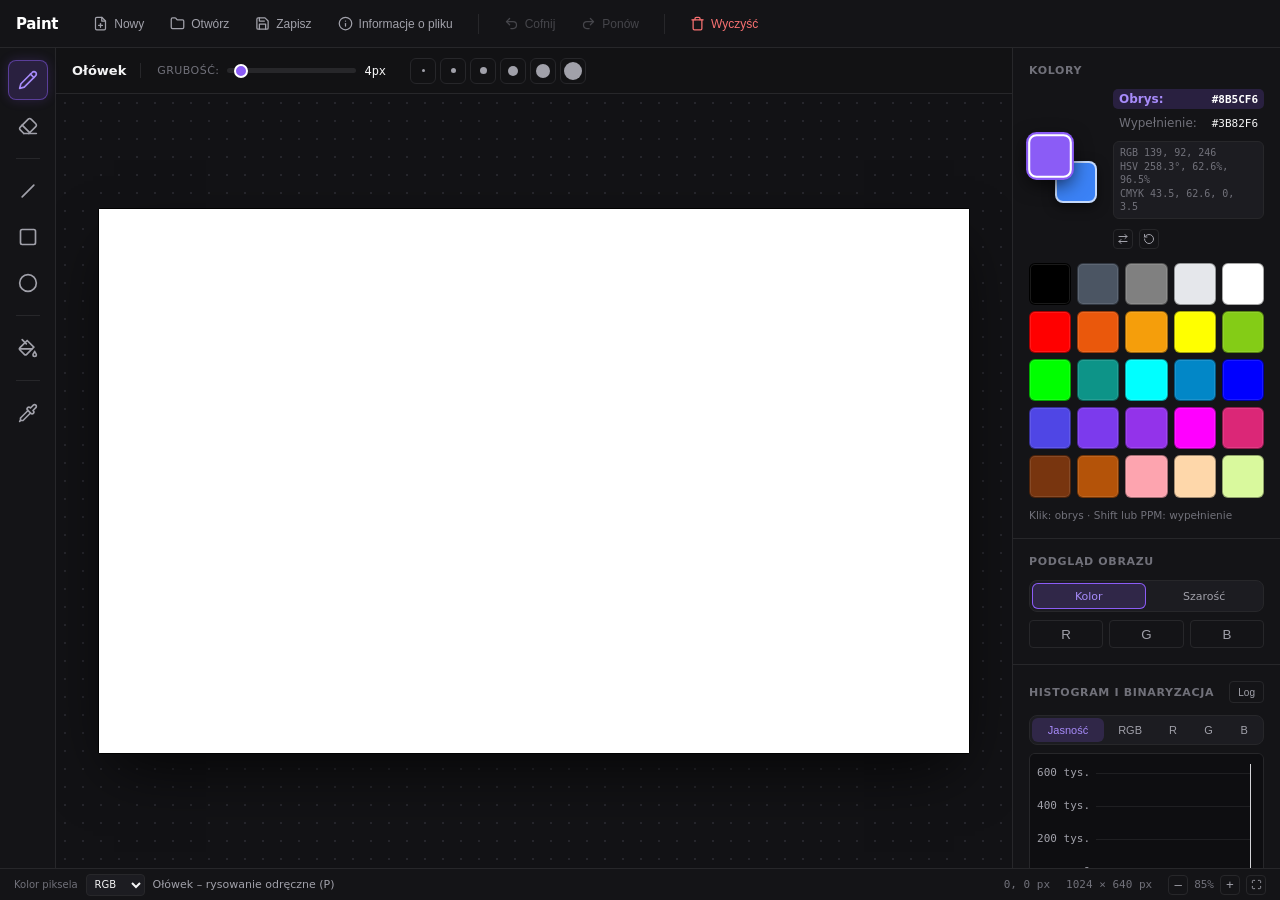
<file: index.html>
<!DOCTYPE html>
<html lang="pl">
<head>
  <meta charset="UTF-8">
  <meta name="viewport" content="width=device-width, initial-scale=1.0">
  <title>Paint</title>
  <link rel="stylesheet" href="style.css">
</head>
<body>
  <div id="app">
    <!-- GÓRNY PASEK MENU (TOPBAR) -->
    <header class="topbar">
      <div class="brand">
        <span class="brand-title">Paint</span>
      </div>

      <div class="menu-group">
        <button id="btn-new-file" class="btn-icon" title="Nowy czysty dokument">
          <svg width="15" height="15" viewBox="0 0 24 24" fill="none" stroke="currentColor" stroke-width="2" stroke-linecap="round" stroke-linejoin="round">
            <path d="M14 2H6a2 2 0 0 0-2 2v16a2 2 0 0 0 2 2h12a2 2 0 0 0 2-2V8z"/>
            <polyline points="14 2 14 8 20 8"/>
            <line x1="12" y1="18" x2="12" y2="12"/>
            <line x1="9" y1="15" x2="15" y2="15"/>
          </svg>
          Nowy
        </button>
        <button id="btn-open-file" class="btn-icon" title="Wczytaj obraz z dysku (Ctrl+O)">
          <svg width="15" height="15" viewBox="0 0 24 24" fill="none" stroke="currentColor" stroke-width="2" stroke-linecap="round" stroke-linejoin="round">
            <path d="M20 20a2 2 0 0 0 2-2V8a2 2 0 0 0-2-2h-7.9a2 2 0 0 1-1.69-.9L9.6 3.9A2 2 0 0 0 7.93 3H4a2 2 0 0 0-2 2v13a2 2 0 0 0 2 2Z"/>
          </svg>
          Otwórz
        </button>
        <button id="btn-save-file" class="btn-icon" title="Zapisz obraz do pliku PPM, PNG lub JPG (Ctrl+S)">
          <svg width="15" height="15" viewBox="0 0 24 24" fill="none" stroke="currentColor" stroke-width="2" stroke-linecap="round" stroke-linejoin="round">
            <path d="M19 21H5a2 2 0 0 1-2-2V5a2 2 0 0 1 2-2h11l5 5v11a2 2 0 0 1-2 2z"/>
            <polyline points="17 21 17 13 7 13 7 21"/>
            <polyline points="7 3 7 8 15 8"/>
          </svg>
          Zapisz
        </button>
        <button id="btn-file-info" class="btn-icon" title="Pokaż informacje o nagłówku wczytanego pliku PPM (typ, wymiary, maxVal)">
          <svg width="15" height="15" viewBox="0 0 24 24" fill="none" stroke="currentColor" stroke-width="2" stroke-linecap="round" stroke-linejoin="round">
            <circle cx="12" cy="12" r="10"/>
            <line x1="12" y1="16" x2="12" y2="12"/>
            <line x1="12" y1="8" x2="12.01" y2="8"/>
          </svg>
          Informacje o pliku
        </button>
      </div>

      <div class="divider"></div>
      <div class="menu-group">
        <button id="btn-undo" class="btn-icon disabled" disabled title="Cofnij ostatnią operację (Ctrl+Z)">
          <svg width="15" height="15" viewBox="0 0 24 24" fill="none" stroke="currentColor" stroke-width="2" stroke-linecap="round" stroke-linejoin="round">
            <path d="M9 14 4 9l5-5"/>
            <path d="M4 9h10.5a5.5 5.5 0 0 1 5.5 5.5a5.5 5.5 0 0 1-5.5 5.5H11"/>
          </svg>
          Cofnij
        </button>
        <button id="btn-redo" class="btn-icon disabled" disabled title="Ponów cofniętą operację (Ctrl+Y)">
          <svg width="15" height="15" viewBox="0 0 24 24" fill="none" stroke="currentColor" stroke-width="2" stroke-linecap="round" stroke-linejoin="round">
            <path d="m15 14 5-5-5-5"/>
            <path d="M20 9H9.5A5.5 5.5 0 0 0 4 14.5A5.5 5.5 0 0 0 9.5 20H13"/>
          </svg>
          Ponów
        </button>
      </div>
      <div class="divider"></div>
      <button id="btn-clear-canvas" class="btn-icon btn-clear" title="Wyczyść całe płótno do bieli">
        <svg width="15" height="15" viewBox="0 0 24 24" fill="none" stroke="currentColor" stroke-width="2" stroke-linecap="round" stroke-linejoin="round">
          <path d="M3 6h18"/>
          <path d="M19 6v14c0 1-1 2-2 2H7c-1 0-2-1-2-2V6"/>
          <path d="M8 6V4c0-1 1-2 2-2h4c1 0 2 1 2 2v2"/>
        </svg>
        Wyczyść
      </button>
    </header>

    <!-- GŁÓWNY UKŁAD: TOOLBAR + OBSZAR ROBOCZY + SIDEBAR -->
    <div class="main-layout">
      <!-- LEWY PIONOWY PASEK NARZĘDZI (TOOLBAR) -->
      <nav class="toolbar" aria-label="Narzędzia rysowania">
        <!-- Ołówek -->
        <button class="tool-btn active" data-tool="pencil" title="Ołówek – rysowanie odręczne (P)">
          <svg width="20" height="20" viewBox="0 0 24 24" fill="none" stroke="currentColor" stroke-width="2" stroke-linecap="round" stroke-linejoin="round">
            <path d="M17 3a2.85 2.83 0 1 1 4 4L7.5 20.5 2 22l1.5-5.5Z"/>
            <path d="m15 5 4 4"/>
          </svg>
        </button>

        <!-- Gumka -->
        <button class="tool-btn" data-tool="eraser" title="Gumka – zmazywanie do białego tła (E)">
          <svg width="20" height="20" viewBox="0 0 24 24" fill="none" stroke="currentColor" stroke-width="2" stroke-linecap="round" stroke-linejoin="round">
            <path d="m7 21-4.3-4.3c-1-1-1-2.5 0-3.4l9.6-9.6c1-1 2.5-1 3.4 0l5.6 5.6c1 1 1 2.5 0 3.4L13 21"/>
            <path d="M22 21H7"/>
            <path d="m5 11 9 9"/>
          </svg>
        </button>

        <div class="toolbar-separator"></div>

        <!-- Linia -->
        <button class="tool-btn" data-tool="line" title="Linia prosta – podgląd na żywo (L)">
          <svg width="20" height="20" viewBox="0 0 24 24" fill="none" stroke="currentColor" stroke-width="2" stroke-linecap="round" stroke-linejoin="round">
            <line x1="5" y1="19" x2="19" y2="5"/>
          </svg>
        </button>

        <!-- Prostokąt -->
        <button class="tool-btn" data-tool="rect" title="Prostokąt – podgląd na żywo (R)">
          <svg width="20" height="20" viewBox="0 0 24 24" fill="none" stroke="currentColor" stroke-width="2" stroke-linecap="round" stroke-linejoin="round">
            <rect width="18" height="18" x="3" y="3" rx="2"/>
          </svg>
        </button>

        <!-- Elipsa / Okrąg -->
        <button class="tool-btn" data-tool="ellipse" title="Elipsa / Okrąg – podgląd na żywo (O)">
          <svg width="20" height="20" viewBox="0 0 24 24" fill="none" stroke="currentColor" stroke-width="2" stroke-linecap="round" stroke-linejoin="round">
            <circle cx="12" cy="12" r="10"/>
          </svg>
        </button>

        <div class="toolbar-separator"></div>

        <!-- Wiadro z farbą -->
        <button class="tool-btn" data-tool="bucket" title="Wiadro z farbą – wypełnienie obszaru (B / G)">
          <svg width="20" height="20" viewBox="0 0 24 24" fill="none" stroke="currentColor" stroke-width="2" stroke-linecap="round" stroke-linejoin="round">
            <path d="m19 11-8-8-8.6 8.6a2 2 0 0 0 0 2.8l5.2 5.2c.8.8 2 .8 2.8 0L19 11Z"/>
            <path d="m5 2 5 5"/>
            <path d="M2 13h15"/>
            <path d="M22 20a2 2 0 1 1-4 0c0-1.6 1.7-2.4 2-4 .3 1.6 2 2.4 2 4Z"/>
          </svg>
        </button>

        <div class="toolbar-separator"></div>

        <!-- Pipeta -->
        <button class="tool-btn" data-tool="eyedropper" title="Pipeta – pobierz kolor piksela, wartości we wszystkich modelach (I)">
          <svg width="20" height="20" viewBox="0 0 24 24" fill="none" stroke="currentColor" stroke-width="2" stroke-linecap="round" stroke-linejoin="round">
            <path d="m2 22 1-1h3l9-9"/>
            <path d="M3 21v-3l9-9"/>
            <path d="m15 6 3.4-3.4a2.1 2.1 0 1 1 3 3L18 9l.4.4a2.1 2.1 0 1 1-3 3l-3.8-3.8a2.1 2.1 0 1 1 3-3l.4.4Z"/>
          </svg>
        </button>
      </nav>

      <!-- CENTRALNY OBSZAR (PASEK OPCJI + KANWA) -->
      <main class="center-area">
        <!-- GÓRNY PASEK OPCJI NARZĘDZIA (TOOLOPTIONS) -->
        <div class="tool-options-bar">
          <div class="tool-options-title">
            <span id="active-tool-label">Ołówek</span>
          </div>

          <!-- Opcje: Ołówek -->
          <div id="opt-pencil" class="opt-section">
            <div class="control-group">
              <span class="control-label">Grubość:</span>
              <input type="range" id="pencil-width-slider" min="1" max="50" value="4">
              <span id="pencil-width-val" class="control-val">4px</span>
            </div>
            <div class="size-presets">
              <button class="preset-dot-btn pencil-size-preset" data-size="1" title="1 px"><span class="preset-dot" style="width:3px;height:3px;"></span></button>
              <button class="preset-dot-btn pencil-size-preset" data-size="2" title="2 px"><span class="preset-dot" style="width:5px;height:5px;"></span></button>
              <button class="preset-dot-btn pencil-size-preset" data-size="4" title="4 px"><span class="preset-dot" style="width:7px;height:7px;"></span></button>
              <button class="preset-dot-btn pencil-size-preset" data-size="8" title="8 px"><span class="preset-dot" style="width:10px;height:10px;"></span></button>
              <button class="preset-dot-btn pencil-size-preset" data-size="16" title="16 px"><span class="preset-dot" style="width:14px;height:14px;"></span></button>
              <button class="preset-dot-btn pencil-size-preset" data-size="24" title="24 px"><span class="preset-dot" style="width:18px;height:18px;"></span></button>
            </div>
          </div>

          <!-- Opcje: Gumka -->
          <div id="opt-eraser" class="opt-section" style="display: none;">
            <div class="control-group">
              <span class="control-label">Rozmiar gumki:</span>
              <input type="range" id="eraser-size-slider" min="4" max="100" value="20">
              <span id="eraser-size-val" class="control-val">20px</span>
            </div>
          </div>

          <!-- Opcje: Linia -->
          <div id="opt-line" class="opt-section" style="display: none;">
            <div class="control-group">
              <span class="control-label">Grubość linii:</span>
              <input type="range" id="line-width-slider" min="1" max="50" value="4">
              <span id="line-width-val" class="control-val">4px</span>
            </div>
            <div class="segmented">
              <button class="segmented-btn btn-dash-style active" data-dash="solid" title="Linia ciągła">Ciągła</button>
              <button class="segmented-btn btn-dash-style" data-dash="dashed" title="Linia przerywana">Przerywana</button>
              <button class="segmented-btn btn-dash-style" data-dash="dotted" title="Linia kropkowana">Kropkowana</button>
            </div>
          </div>

          <!-- Opcje: Kształty (Prostokąt / Elipsa) -->
          <div id="opt-shape" class="opt-section" style="display: none;">
            <div class="segmented">
              <button class="segmented-btn btn-fill-mode active" data-mode="stroke" title="Tylko obrys">Obrys</button>
              <button class="segmented-btn btn-fill-mode" data-mode="fill" title="Tylko wypełnienie">Wypełnienie</button>
              <button class="segmented-btn btn-fill-mode" data-mode="both" title="Obrys i wypełnienie">Oba</button>
            </div>
            <div id="shape-stroke-controls" style="display: flex; align-items: center; gap: 14px;">
              <div class="control-group">
                <span class="control-label">Grubość:</span>
                <input type="range" id="shape-width-slider" min="1" max="50" value="4">
                <span id="shape-width-val" class="control-val">4px</span>
              </div>
              <div class="segmented">
                <button class="segmented-btn btn-dash-style active" data-dash="solid" title="Linia ciągła">Ciągła</button>
                <button class="segmented-btn btn-dash-style" data-dash="dashed" title="Linia przerywana">Przerywana</button>
                <button class="segmented-btn btn-dash-style" data-dash="dotted" title="Linia kropkowana">Kropkowana</button>
              </div>
            </div>
          </div>

          <!-- Opcje: Wiadro -->
          <div id="opt-bucket" class="opt-section" style="display: none;">
            <div class="control-group">
              <span class="control-label">Kolor wypełnienia:</span>
              <button type="button" id="preview-bucket-color" class="bucket-color-chip" title="Edytuj kolor wypełnienia"></button>
              <code id="hex-bucket-color" class="control-val">#3B82F6</code>
            </div>
            <div class="control-group">
              <span class="control-label">Tolerancja:</span>
              <input type="range" id="bucket-tol-slider" min="0" max="255" value="32">
              <span id="bucket-tol-val" class="control-val">32</span>
            </div>
          </div>
        </div>

        <!-- OBSZAR ROBOCZY KANWY (WORKSPACE) -->
        <div class="workspace">
          <div id="canvas-stage" class="canvas-container">
            <!-- Płótno główne: białe tło, trwały rysunek -->
            <canvas id="canvas-main"></canvas>
            <!-- Płótno podglądu: przezroczyste, podgląd w trakcie przeciągania myszą -->
            <canvas id="canvas-overlay"></canvas>
          </div>
        </div>
      </main>

      <!-- PRAWY PANEL BOCZNY (KOLORY + ROZMIAR) -->
      <aside class="sidebar">
        <!-- Sekcja Kolorów -->
        <div class="sidebar-section">
          <div class="sidebar-header">Kolory</div>

          <!-- Podwójny nakładający się próbnik kolorów -->
          <div class="color-picker-box">
            <div class="color-overlap-container">
              <!-- Próbnik wypełnienia (pod spodem) -->
              <button type="button" id="preview-fill-color" class="swatch-fill" title="Edytuj kolor wypełnienia">
              </button>
              <!-- Próbnik obrysu (na wierzchu) -->
              <button type="button" id="preview-stroke-color" class="swatch-stroke active" title="Edytuj kolor obrysu">
              </button>
            </div>

            <div class="color-info-text">
              <div id="row-stroke-color" class="color-row active" title="Kliknij, aby wybrać kolor obrysu paletą">
                <span>Obrys:</span>
                <code id="hex-stroke-color">#8B5CF6</code>
              </div>
              <div id="row-fill-color" class="color-row" title="Kliknij, aby wybrać kolor wypełnienia paletą">
                <span>Wypełnienie:</span>
                <code id="hex-fill-color">#3B82F6</code>
              </div>
              <div id="eyedropper-readout" class="color-models-readout" title="Wartości aktywnego koloru: RGB, HSV, CMYK"></div>
              <div class="color-actions">
                <button id="btn-swap-colors" class="btn-mini" title="Zamień kolory obrysu i wypełnienia (X)">
                  <svg width="12" height="12" viewBox="0 0 24 24" fill="none" stroke="currentColor" stroke-width="2" stroke-linecap="round" stroke-linejoin="round">
                    <path d="m16 3 4 4-4 4"/>
                    <path d="M20 7H4"/>
                    <path d="m8 21-4-4 4-4"/>
                    <path d="M4 17h16"/>
                  </svg>
                </button>
                <button id="btn-reset-colors" class="btn-mini" title="Przywróć domyślne kolory">
                  <svg width="12" height="12" viewBox="0 0 24 24" fill="none" stroke="currentColor" stroke-width="2" stroke-linecap="round" stroke-linejoin="round">
                    <path d="M3 12a9 9 0 1 0 9-9 9.75 9.75 0 0 0-6.74 2.74L3 8"/>
                    <path d="M3 3v5h5"/>
                  </svg>
                </button>
              </div>
            </div>
          </div>

          <!-- Siatka 25 gotowych kolorów palety -->
          <div class="color-grid">
            <button class="color-swatch" data-color="#000000" title="Czarny" aria-label="Czarny" style="background:#000000;"></button>
            <button class="color-swatch" data-color="#4b5563" title="Ciemnoszary" aria-label="Ciemnoszary" style="background:#4b5563;"></button>
            <button class="color-swatch" data-color="#808080" title="Szary 50%" aria-label="Szary 50%" style="background:#808080;"></button>
            <button class="color-swatch" data-color="#e5e7eb" title="Jasnoszary" aria-label="Jasnoszary" style="background:#e5e7eb;"></button>
            <button class="color-swatch" data-color="#ffffff" title="Biały" aria-label="Biały" style="background:#ffffff;"></button>
            <button class="color-swatch" data-color="#ff0000" title="Czerwony" aria-label="Czerwony" style="background:#ff0000;"></button>
            <button class="color-swatch" data-color="#ea580c" title="Pomarańczowy ciemny" aria-label="Pomarańczowy ciemny" style="background:#ea580c;"></button>
            <button class="color-swatch" data-color="#f59e0b" title="Pomarańczowy" aria-label="Pomarańczowy" style="background:#f59e0b;"></button>
            <button class="color-swatch" data-color="#ffff00" title="Żółty" aria-label="Żółty" style="background:#ffff00;"></button>
            <button class="color-swatch" data-color="#84cc16" title="Limonkowy" aria-label="Limonkowy" style="background:#84cc16;"></button>
            <button class="color-swatch" data-color="#00ff00" title="Zielony" aria-label="Zielony" style="background:#00ff00;"></button>
            <button class="color-swatch" data-color="#0d9488" title="Morski" aria-label="Morski" style="background:#0d9488;"></button>
            <button class="color-swatch" data-color="#00ffff" title="Cyjan" aria-label="Cyjan" style="background:#00ffff;"></button>
            <button class="color-swatch" data-color="#0287c7" title="Błękitny" aria-label="Błękitny" style="background:#0287c7;"></button>
            <button class="color-swatch" data-color="#0000ff" title="Niebieski" aria-label="Niebieski" style="background:#0000ff;"></button>
            <button class="color-swatch" data-color="#4f46e5" title="Indygo" aria-label="Indygo" style="background:#4f46e5;"></button>
            <button class="color-swatch" data-color="#7c3aed" title="Fioletowy" aria-label="Fioletowy" style="background:#7c3aed;"></button>
            <button class="color-swatch" data-color="#9333ea" title="Fioletowy jasny" aria-label="Fioletowy jasny" style="background:#9333ea;"></button>
            <button class="color-swatch" data-color="#ff00ff" title="Magenta" aria-label="Magenta" style="background:#ff00ff;"></button>
            <button class="color-swatch" data-color="#db2777" title="Różowy" aria-label="Różowy" style="background:#db2777;"></button>
            <button class="color-swatch" data-color="#78350f" title="Brązowy" aria-label="Brązowy" style="background:#78350f;"></button>
            <button class="color-swatch" data-color="#b45309" title="Bursztynowy" aria-label="Bursztynowy" style="background:#b45309;"></button>
            <button class="color-swatch" data-color="#fda4af" title="Jasnoróżowy" aria-label="Jasnoróżowy" style="background:#fda4af;"></button>
            <button class="color-swatch" data-color="#fed7aa" title="Brzoskwiniowy" aria-label="Brzoskwiniowy" style="background:#fed7aa;"></button>
            <button class="color-swatch" data-color="#d9f99d" title="Jasnozielony" aria-label="Jasnozielony" style="background:#d9f99d;"></button>
          </div>
          <div class="palette-hint">Klik: obrys · Shift lub PPM: wypełnienie</div>
        </div>

        <!-- Podgląd operacji na obrazie renderowany bezpośrednio na warstwie overlay -->
        <div class="sidebar-section">
          <div class="sidebar-header">Podgląd obrazu</div>
          <div class="img-ops-buttons">
            <div class="img-preview-modes" role="group" aria-label="Tryb podglądu obrazu">
              <button type="button" class="img-preview-mode active" data-image-mode="color">Kolor</button>
              <button type="button" class="img-preview-mode" data-image-mode="gray">Szarość</button>
            </div>
            <div id="image-channel-controls" class="img-channel-buttons" role="group" aria-label="Podgląd kanału koloru">
              <button type="button" class="btn-mini" data-color-channel="r">R</button>
              <button type="button" class="btn-mini" data-color-channel="g">G</button>
              <button type="button" class="btn-mini" data-color-channel="b">B</button>
            </div>
            <div id="image-gray-controls" class="img-gray-methods" role="group" aria-label="Metoda konwersji do skali szarości" hidden>
              <button type="button" class="img-gray-method active" data-gray-method="luma">Wagi</button>
              <button type="button" class="img-gray-method" data-gray-method="average">Średnia</button>
              <button type="button" class="img-gray-method" data-gray-method="diff">Różnica</button>
            </div>
          </div>
        </div>

        <!-- Histogram i binaryzacja (Ćwiczenie 6) -->
        <div class="sidebar-section" id="section-histogram">
          <div class="sidebar-header hist-header-row">
            <span>Histogram i binaryzacja</span>
            <button type="button" id="btn-hist-log" class="btn-mini hist-log-btn" title="Przełącz skalę liniową / logarytmiczną" aria-pressed="false">Log</button>
          </div>

          <div class="hist-channel-row" role="group" aria-label="Widok histogramu">
            <button type="button" class="btn-mini active" data-hist-channel="gray" title="Histogram jasności">Jasność</button>
            <button type="button" class="btn-mini" data-hist-channel="rgb" title="Wspólny histogram kanałów R, G i B">RGB</button>
            <button type="button" class="btn-mini" data-hist-channel="r" title="Histogram kanału czerwonego">R</button>
            <button type="button" class="btn-mini" data-hist-channel="g" title="Histogram kanału zielonego">G</button>
            <button type="button" class="btn-mini" data-hist-channel="b" title="Histogram kanału niebieskiego">B</button>
          </div>

          <canvas id="hist-canvas" class="hist-canvas" aria-label="Wykres histogramu"></canvas>

          <div id="hist-stats" class="hist-stats"></div>
          <div id="hist-hover" class="hist-hover">Najedź na wykres, aby odczytać słupek.</div>

          <div class="adj-ops hist-ops" role="group" aria-label="Operacje na histogramie">
            <button type="button" class="btn-mini" data-hist-op="manual" title="Progowanie ręczne z linią na wykresie">Próg ręczny</button>
            <button type="button" class="btn-mini" data-hist-op="auto" title="Automatyczny dobór progu: średnia i Otsu">Auto próg</button>
            <button type="button" class="btn-mini" data-hist-op="stretch" title="Rozciąganie histogramu do 0–255">Rozciąganie</button>
            <button type="button" class="btn-mini" data-hist-op="equalize" title="Wyrównywanie (equalizacja) histogramu">Wyrównanie</button>
          </div>

          <div id="hist-controls" class="adj-controls" hidden>
            <div id="hist-manual-box" class="adj-slider-box" hidden>
              <div class="adj-row">
                <label class="adj-label" for="hist-thresh-slider">Próg (T)</label>
                <input type="number" id="hist-thresh-number" class="input-number cm-number" min="0" max="255" step="1" value="128" aria-label="Wartość progu binaryzacji">
              </div>
              <input type="range" id="hist-thresh-slider" class="adj-range" min="0" max="255" step="1" value="128" aria-label="Suwak progu binaryzacji">
              <div class="adj-scale">
                <span>0</span>
                <span>255</span>
              </div>
            </div>

            <div id="hist-auto-box" class="hist-auto-box" hidden>
              <div class="hist-auto-row" role="group" aria-label="Metoda automatycznego doboru progu">
                <button type="button" class="btn-mini" data-hist-auto="mean">Średnia: <strong id="hist-auto-mean-val">–</strong></button>
                <button type="button" class="btn-mini active" data-hist-auto="otsu">Otsu: <strong id="hist-auto-otsu-val">–</strong></button>
              </div>
            </div>

            <div id="hist-formula" class="adj-formula"></div>
          </div>
        </div>

        <!-- Korekcje obrazu (Ćwiczenie 4): przekształcenia punktowe z podglądem na żywo -->
        <div class="sidebar-section" id="section-adjustments">
          <div class="sidebar-header">Korekcje</div>
          <div class="adj-ops" role="group" aria-label="Rodzaj korekcji">
            <button type="button" class="btn-mini" data-adjust-op="brightness" title="Jasność: v + b">Jasność</button>
            <button type="button" class="btn-mini" data-adjust-op="contrast" title="Kontrast: (v − 128)·k + 128">Kontrast</button>
            <button type="button" class="btn-mini" data-adjust-op="gamma" title="Gamma: 255·(v/255)^(1/γ)">Gamma</button>
            <button type="button" class="btn-mini" data-adjust-op="threshold" title="Progowanie (po skali szarości)">Próg</button>
            <button type="button" class="btn-mini" data-adjust-op="invert" title="Negatyw: 255 − v">Negatyw</button>
          </div>

          <div id="adj-controls" class="adj-controls" hidden>
            <div id="adj-slider-box" class="adj-slider-box">
              <div class="adj-row">
                <label id="adj-label" class="adj-label" for="adj-slider">Jasność</label>
                <input type="number" id="adj-number" class="input-number cm-number" step="any" aria-label="Wartość korekcji">
              </div>
              <input type="range" id="adj-slider" class="adj-range" aria-label="Suwak korekcji">
              <div class="adj-scale">
                <span id="adj-min"></span>
                <button type="button" id="btn-adj-reset" class="adj-reset" title="Przywróć wartość domyślną (brak zmiany)">Reset</button>
                <span id="adj-max"></span>
              </div>
            </div>
            <div id="adj-formula" class="adj-formula"></div>
          </div>
        </div>

        <!-- Filtry obrazu (Ćwiczenie 5): filtracja z uwzględnieniem sąsiedztwa piksela -->
        <div class="sidebar-section" id="section-filters">
          <div class="sidebar-header">Filtry</div>
          <div class="adj-ops" role="group" aria-label="Rodzaj filtru">
            <button type="button" class="btn-mini" data-filter-op="mean" title="Splot 3×3: średnia z sąsiedztwa">Uśredniający</button>
            <button type="button" class="btn-mini" data-filter-op="gauss" title="Splot 3×3: maska Gaussa">Gauss</button>
            <button type="button" class="btn-mini" data-filter-op="median" title="Mediana z sąsiedztwa 3×3">Mediana</button>
            <button type="button" class="btn-mini" data-filter-op="sharpen" title="Wyostrzanie maską Laplace’a (środek 5)">Wyostrzanie</button>
            <button type="button" class="btn-mini" data-filter-op="sobel" title="Wykrywanie krawędzi operatorem Sobela">Sobel</button>
            <button type="button" class="btn-mini" data-filter-op="custom" title="Własna maska 3×3 i dzielnik">Własna</button>
            <button type="button" class="btn-mini" data-filter-op="noise" title="Szum „sól i pieprz”">Szum</button>
          </div>

          <div id="flt-controls" class="adj-controls" hidden>
            <div id="flt-mask-box" class="flt-mask-box" hidden>
              <div class="flt-grid" role="group" aria-label="Maska 3×3">
                <input type="text" inputmode="decimal" id="flt-k0" class="input-number flt-cell" aria-label="Współczynnik maski: wiersz 1, kolumna 1">
                <input type="text" inputmode="decimal" id="flt-k1" class="input-number flt-cell" aria-label="Współczynnik maski: wiersz 1, kolumna 2">
                <input type="text" inputmode="decimal" id="flt-k2" class="input-number flt-cell" aria-label="Współczynnik maski: wiersz 1, kolumna 3">
                <input type="text" inputmode="decimal" id="flt-k3" class="input-number flt-cell" aria-label="Współczynnik maski: wiersz 2, kolumna 1">
                <input type="text" inputmode="decimal" id="flt-k4" class="input-number flt-cell" aria-label="Współczynnik maski: wiersz 2, kolumna 2">
                <input type="text" inputmode="decimal" id="flt-k5" class="input-number flt-cell" aria-label="Współczynnik maski: wiersz 2, kolumna 3">
                <input type="text" inputmode="decimal" id="flt-k6" class="input-number flt-cell" aria-label="Współczynnik maski: wiersz 3, kolumna 1">
                <input type="text" inputmode="decimal" id="flt-k7" class="input-number flt-cell" aria-label="Współczynnik maski: wiersz 3, kolumna 2">
                <input type="text" inputmode="decimal" id="flt-k8" class="input-number flt-cell" aria-label="Współczynnik maski: wiersz 3, kolumna 3">
              </div>
              <div class="flt-divisor-row">
                <label class="adj-label" for="flt-divisor">Dzielnik</label>
                <input type="text" inputmode="decimal" id="flt-divisor" class="input-number flt-cell" aria-label="Dzielnik maski">
                <button type="button" id="btn-flt-divsum" class="btn-mini flt-divsum" title="Dzielnik = suma współczynników" hidden>Σ</button>
              </div>
            </div>

            <div id="flt-sobel-box" class="img-gray-methods" role="group" aria-label="Widok operatora Sobela" hidden>
              <button type="button" class="img-gray-method active" data-sobel-view="magnitude" title="Moduł gradientu √(Gx² + Gy²)">|G|</button>
              <button type="button" class="img-gray-method" data-sobel-view="gx" title="Pochodna pozioma (krawędzie pionowe)">|Gx|</button>
              <button type="button" class="img-gray-method" data-sobel-view="gy" title="Pochodna pionowa (krawędzie poziome)">|Gy|</button>
            </div>

            <div id="flt-noise-box" class="adj-slider-box" hidden>
              <div class="adj-row">
                <label class="adj-label" for="flt-noise-slider">Natężenie (% pikseli)</label>
                <input type="number" id="flt-noise-number" class="input-number cm-number" step="any" aria-label="Natężenie szumu w procentach">
              </div>
              <input type="range" id="flt-noise-slider" class="adj-range" aria-label="Suwak natężenia szumu">
              <div class="adj-scale">
                <span>0</span>
                <button type="button" id="btn-flt-reseed" class="adj-reset" title="Wylosuj inny układ zaszumionych pikseli">Losuj ponownie</button>
                <span>40</span>
              </div>
            </div>

            <div id="flt-message" class="flt-message" role="status" aria-live="polite"></div>
            <div id="flt-formula" class="adj-formula"></div>
          </div>
        </div>

        <!-- Sekcja zmiany rozmiaru kanwy -->
        <div class="sidebar-section">
          <div class="sidebar-header">Rozmiar kanwy</div>
          <div class="size-fields-grid">
            <div class="input-field-group">
              <label for="input-canvas-width">Szerokość</label>
              <input type="number" id="input-canvas-width" class="input-number" value="1024" min="50" max="4096">
            </div>
            <div class="input-field-group">
              <label for="input-canvas-height">Wysokość</label>
              <input type="number" id="input-canvas-height" class="input-number" value="640" min="50" max="4096">
            </div>
          </div>
          <button id="btn-apply-canvas-size" class="btn-full">Zmień rozmiar</button>
        </div>

        <!-- Wspólny pasek zatwierdzania podglądu (kanały, szarość, korekcje, filtry): widoczny tylko podczas podglądu -->
        <div id="preview-bar" class="preview-bar" hidden>
          <div id="preview-bar-label" class="preview-bar-label"></div>
          <div class="img-preview-actions">
            <button type="button" id="btn-image-preview-apply" class="btn-full btn-primary" disabled>Zastosuj</button>
            <button type="button" id="btn-image-preview-cancel" class="btn-full" disabled>Anuluj</button>
          </div>
        </div>

      </aside>
    </div>

    <!-- DOLNY PASEK STANU (STATUSBAR) -->
    <footer class="statusbar">
      <div class="status-left">
        <label class="status-color-format-label" for="status-color-format">Kolor piksela</label>
        <select id="status-color-format" class="status-color-format" aria-label="Format odczytu koloru piksela">
          <option value="rgb">RGB</option>
          <option value="hsv">HSV</option>
          <option value="cmyk">CMYK</option>
        </select>
        <span id="status-tool-hint">Ołówek – rysowanie odręczne (P)</span>
      </div>

      <div class="status-right">
        <!-- Pozycja kursora na kanwie -->
        <span id="status-coords">0, 0 px</span>
        <!-- Rozmiar kanwy -->
        <span id="status-dimensions">1024 × 640 px</span>

        <!-- Kontrolki Zoomu -->
        <div class="zoom-widget">
          <button id="btn-zoom-out" class="btn-mini" title="Pomniejsz">–</button>
          <span id="status-zoom">100%</span>
          <button id="btn-zoom-in" class="btn-mini" title="Powiększ">+</button>
          <button id="btn-zoom-fit" class="btn-mini" title="Dopasuj do okna">
            <svg width="11" height="11" viewBox="0 0 24 24" fill="none" stroke="currentColor" stroke-width="2" stroke-linecap="round" stroke-linejoin="round">
              <path d="M8 3H5a2 2 0 0 0-2 2v3m18 0V5a2 2 0 0 0-2-2h-3m0 18h3a2 2 0 0 0 2-2v-3M3 16v3a2 2 0 0 0 2 2h3"/>
            </svg>
          </button>
        </div>
      </div>
    </footer>
  </div>

  <!-- MODAL ZAPISU OBRAZU (PPM P3/P6, PNG, JPG) -->
  <div id="save-modal" class="modal-backdrop">
    <div class="modal-card">
      <div class="modal-header">
        <div class="modal-title">
          <svg width="18" height="18" viewBox="0 0 24 24" fill="none" stroke="currentColor" stroke-width="2" stroke-linecap="round" stroke-linejoin="round">
            <path d="M19 21H5a2 2 0 0 1-2-2V5a2 2 0 0 1 2-2h11l5 5v11a2 2 0 0 1-2 2z"/>
            <polyline points="17 21 17 13 7 13 7 21"/>
            <polyline points="7 3 7 8 15 8"/>
          </svg>
          Zapisz obraz
        </div>
        <button id="btn-modal-close" class="modal-close-btn" title="Zamknij (Esc)">
          <svg width="16" height="16" viewBox="0 0 24 24" fill="none" stroke="currentColor" stroke-width="2" stroke-linecap="round" stroke-linejoin="round">
            <line x1="18" y1="6" x2="6" y2="18"/>
            <line x1="6" y1="6" x2="18" y2="18"/>
          </svg>
        </button>
      </div>

      <div class="modal-body">
        <!-- Wybór formatu -->
        <div class="form-group">
          <label class="form-label">Format pliku:</label>
          <div class="format-switcher">
            <button class="btn-save-format active" data-format="ppm-p6" title="Netpbm PPM format binarny (P6)">
              PPM P6
              <span>Binarny (Raw, zwarty)</span>
            </button>
            <button class="btn-save-format" data-format="ppm-p3" title="Netpbm PPM format tekstowy (P3)">
              PPM P3
              <span>Tekstowy (ASCII)</span>
            </button>
            <button class="btn-save-format" data-format="png" title="Standardowy bezstratny format PNG">
              PNG
              <span>Bezstratny (alfa)</span>
            </button>
            <button class="btn-save-format" data-format="jpg" title="Stratny format JPEG">
              JPG
              <span>Stratny (kompresja)</span>
            </button>
          </div>
        </div>

        <!-- Nazwa pliku -->
        <div class="form-group">
          <label for="save-filename" class="form-label">Nazwa pliku:</label>
          <div class="input-with-extension">
            <input type="text" id="save-filename" class="form-input-text" value="rysunek" spellcheck="false">
            <span id="save-extension-badge" class="extension-badge">.ppm</span>
          </div>
        </div>

        <!-- Komentarz w nagłówku dla formatu PPM -->
        <div class="form-group" id="save-comment-group">
          <label for="save-ppm-comment" class="form-label">Komentarz nagłówka (#):</label>
          <input type="text" id="save-ppm-comment" class="form-input-text" value="Utworzono w GK Paint" placeholder="Wpisz opcjonalny komentarz nagłówka..." spellcheck="false">
          <span class="options-hint">Tekst zostanie wpisany do nagłówka PPM po znaku <code>#</code>.</span>
        </div>

        <!-- Opcje dla PPM P6 -->
        <div id="save-ppm-p6-options" class="format-options-box">
          <div class="format-spec-desc">
            <div class="spec-row"><strong>Standard:</strong> <span>Netpbm Portable Pixmap (P6)</span></div>
            <div class="spec-row"><strong>Struktura:</strong> <span>Nagłówek tekstowy z komentarzem + binarny strumień 24-bit RGB (1B/kanał).</span></div>
            <div class="spec-row"><strong>Maks. kolor:</strong> <span>255 (zgodny z kanwą HTML5)</span></div>
          </div>
          <span class="options-hint">Wymóg Ćw. 2: Szybki zapis bezstratnych danych binarnych. Wynikowy plik ma rozszerzenie <code>.ppm</code>.</span>
        </div>

        <!-- Opcje dla PPM P3 -->
        <div id="save-ppm-p3-options" class="format-options-box" style="display: none;">
          <div class="format-spec-desc">
            <div class="spec-row"><strong>Standard:</strong> <span>Netpbm Portable Pixmap (P3)</span></div>
            <div class="spec-row"><strong>Struktura:</strong> <span>Czysty tekst ASCII, dziesiętne trójki RGB (linie &le; 70 znaków).</span></div>
            <div class="spec-row"><strong>Maks. kolor:</strong> <span>255</span></div>
          </div>
          <span class="options-hint">Wymóg Ćw. 2: Format czytelny dla człowieka. Można go otworzyć i edytować w dowolnym notatniku. Rozszerzenie <code>.ppm</code>.</span>
        </div>

        <!-- Opcje dla PNG -->
        <div id="save-png-options" class="format-options-box" style="display: none;">
          <label class="checkbox-label">
            <input type="checkbox" id="save-opt-transparent">
            <span>Przezroczyste tło (usuń białe tło)</span>
          </label>
          <span class="options-hint">Zamienia białe piksele tła na pełną przezroczystość (kanał alfa = 0).</span>
        </div>

        <!-- Opcje dla JPG -->
        <div id="save-jpg-options" class="format-options-box" style="display: none;">
          <div class="form-group">
            <div style="display: flex; justify-content: space-between; align-items: center;">
              <label for="save-quality-slider" class="form-label">Jakość kompresji:</label>
              <span id="save-quality-val" style="font-family: monospace; font-size: 12px; color: var(--accent-hover);">90%</span>
            </div>
            <input type="range" id="save-quality-slider" min="10" max="100" value="90">
          </div>
          <span class="options-hint">Format JPG nie obsługuje przezroczystości (tło jest zawsze białe).</span>
        </div>
      </div>

      <div class="modal-footer">
        <button id="btn-modal-cancel" class="btn-icon">Anuluj</button>
        <button id="btn-modal-confirm" class="btn-icon btn-primary">Pobierz plik</button>
      </div>
    </div>
  </div>

  <!-- MODAL INFORMACJI O PLIKU (WYMÓG 3: TYP, WYMIARY, MAXVAL, KOMENTARZE) -->
  <div id="file-info-modal" class="modal-backdrop">
    <div class="modal-card">
      <div class="modal-header">
        <div class="modal-title">
          <svg width="18" height="18" viewBox="0 0 24 24" fill="none" stroke="currentColor" stroke-width="2" stroke-linecap="round" stroke-linejoin="round">
            <circle cx="12" cy="12" r="10"/>
            <line x1="12" y1="16" x2="12" y2="12"/>
            <line x1="12" y1="8" x2="12.01" y2="8"/>
          </svg>
          Informacje o nagłówku pliku
        </div>
        <button id="btn-file-info-close" class="modal-close-btn" title="Zamknij (Esc)">
          <svg width="16" height="16" viewBox="0 0 24 24" fill="none" stroke="currentColor" stroke-width="2" stroke-linecap="round" stroke-linejoin="round">
            <line x1="18" y1="6" x2="6" y2="18"/>
            <line x1="6" y1="6" x2="18" y2="18"/>
          </svg>
        </button>
      </div>

      <div class="modal-body">
        <div class="file-info-grid">
          <div class="info-cell">
            <span class="info-label">Nazwa pliku:</span>
            <span id="info-file-name" class="info-value font-mono">-</span>
          </div>
          <div class="info-cell">
            <span class="info-label">Format / Typ:</span>
            <span id="info-file-type" class="info-value info-badge">-</span>
          </div>
          <div class="info-cell">
            <span class="info-label">Wymiary (Szer. × Wys.):</span>
            <span id="info-file-dimensions" class="info-value">-</span>
          </div>
          <div class="info-cell">
            <span class="info-label">Maks. wartość koloru (maxVal):</span>
            <span id="info-file-maxval" class="info-value font-mono">-</span>
          </div>
          <div class="info-cell full-width">
            <span class="info-label">Liczba pikseli:</span>
            <span id="info-file-pixels" class="info-value">-</span>
          </div>
        </div>

        <div class="form-group">
          <label class="form-label">Komentarze z nagłówka pliku (#):</label>
          <div id="info-file-comments" class="comments-box">
            Brak komentarzy w nagłówku.
          </div>
        </div>
      </div>

      <div class="modal-footer">
        <button id="btn-file-info-ok" class="btn-icon btn-primary">Zamknij</button>
      </div>
    </div>
  </div>

  <!-- MODAL BŁĘDU (WYMÓG 4: KOMUNIKAT DLA USZKODZONEGO LUB NIEOBSŁUGIWANEGO PLIKU) -->
  <div id="error-modal" class="modal-backdrop">
    <div class="modal-card modal-card-error">
      <div class="modal-header modal-header-error">
        <div class="modal-title modal-title-error">
          <svg width="20" height="20" viewBox="0 0 24 24" fill="none" stroke="#ef4444" stroke-width="2" stroke-linecap="round" stroke-linejoin="round">
            <path d="m21.73 18-8-14a2 2 0 0 0-3.48 0l-8 14A2 2 0 0 0 4 21h16a2 2 0 0 0 1.73-3Z"/>
            <line x1="12" y1="9" x2="12" y2="13"/>
            <line x1="12" y1="17" x2="12.01" y2="17"/>
          </svg>
          <span id="error-modal-title">Błąd pliku</span>
        </div>
        <button id="btn-error-modal-close" class="modal-close-btn" title="Zamknij (Esc)">
          <svg width="16" height="16" viewBox="0 0 24 24" fill="none" stroke="currentColor" stroke-width="2" stroke-linecap="round" stroke-linejoin="round">
            <line x1="18" y1="6" x2="6" y2="18"/>
            <line x1="6" y1="6" x2="18" y2="18"/>
          </svg>
        </button>
      </div>

      <div class="modal-body">
        <p id="error-modal-message" class="error-message-text">
          Wystąpił błąd podczas przetwarzania pliku.
        </p>
      </div>

      <div class="modal-footer">
        <button id="btn-error-modal-ok" class="btn-icon btn-danger">Rozumiem</button>
      </div>
    </div>
  </div>

  <!-- PŁYWAJĄCE POWIADOMIENIE (TOAST) -->
  <!-- MODAL WYBORU KOLORU: RGB, CMYK, HSV -->
  <div id="color-picker-modal" class="modal-backdrop">
    <div class="modal-card modal-card-color" role="dialog" aria-modal="true" aria-labelledby="color-picker-title">
      <div class="modal-header">
        <div class="modal-title" id="color-picker-title">Edytuj kolor obrysu</div>
        <button id="btn-color-picker-close" class="modal-close-btn" title="Zamknij (Esc)">
          <svg width="16" height="16" viewBox="0 0 24 24" fill="none" stroke="currentColor" stroke-width="2" stroke-linecap="round" stroke-linejoin="round">
            <line x1="18" y1="6" x2="6" y2="18"/>
            <line x1="6" y1="6" x2="18" y2="18"/>
          </svg>
        </button>
      </div>
      <div class="modal-body">
        <div class="cm-target" role="group" aria-label="Edytowany kolor">
          <button type="button" class="cm-target-btn active" data-target="stroke">Obrys</button>
          <button type="button" class="cm-target-btn" data-target="fill">Wypełnienie</button>
        </div>
        <div class="cm-sample-row">
          <div id="cm-sample" class="cm-sample" aria-label="Próbka koloru"></div>
          <div class="cm-sample-meta">
            <label class="cm-hex-label" for="cm-hex">HEX</label>
            <input type="text" id="cm-hex" class="input-number cm-hex" value="#8b5cf6" maxlength="7" spellcheck="false" autocomplete="off">
            <span id="cm-source" class="cm-source">Ustawiony ręcznie</span>
          </div>
        </div>
        <div id="cm-groups" class="cm-groups"></div>
      </div>
      <div class="modal-footer">
        <button id="btn-color-picker-done" class="btn-icon btn-primary">Gotowe</button>
      </div>
    </div>
  </div>

  <div id="toast-notification" class="toast-notification"></div>

  <!-- MODULARNE SKRYPTY JAVASCRIPT -->
  <script src="js/state.js"></script>
  <script src="js/dirtyRect.js"></script>
  <script src="js/floodFill.js"></script>
  <script src="js/history.js"></script>
  <script src="js/canvas.js"></script>
  <script src="js/ppm.js"></script>
  <script src="js/colorModels.js"></script>
  <script src="js/imageOps.js"></script>
  <script src="js/pointOps.js"></script>
  <script src="js/filters.js"></script>
  <script src="js/tools.js"></script>
  <script src="js/fileActions.js"></script>
  <script src="js/colorPanel.js"></script>
  <script src="js/compareView.js"></script>
  <script src="js/adjustments.js"></script>
  <script src="js/filterPanel.js"></script>
  <script src="js/histogramOps.js"></script>
  <script src="js/histogramChart.js"></script>
  <script src="js/histogramPanel.js"></script>
  <script src="js/ui.js"></script>
  <script src="app.js"></script>
</body>
</html>
</file>
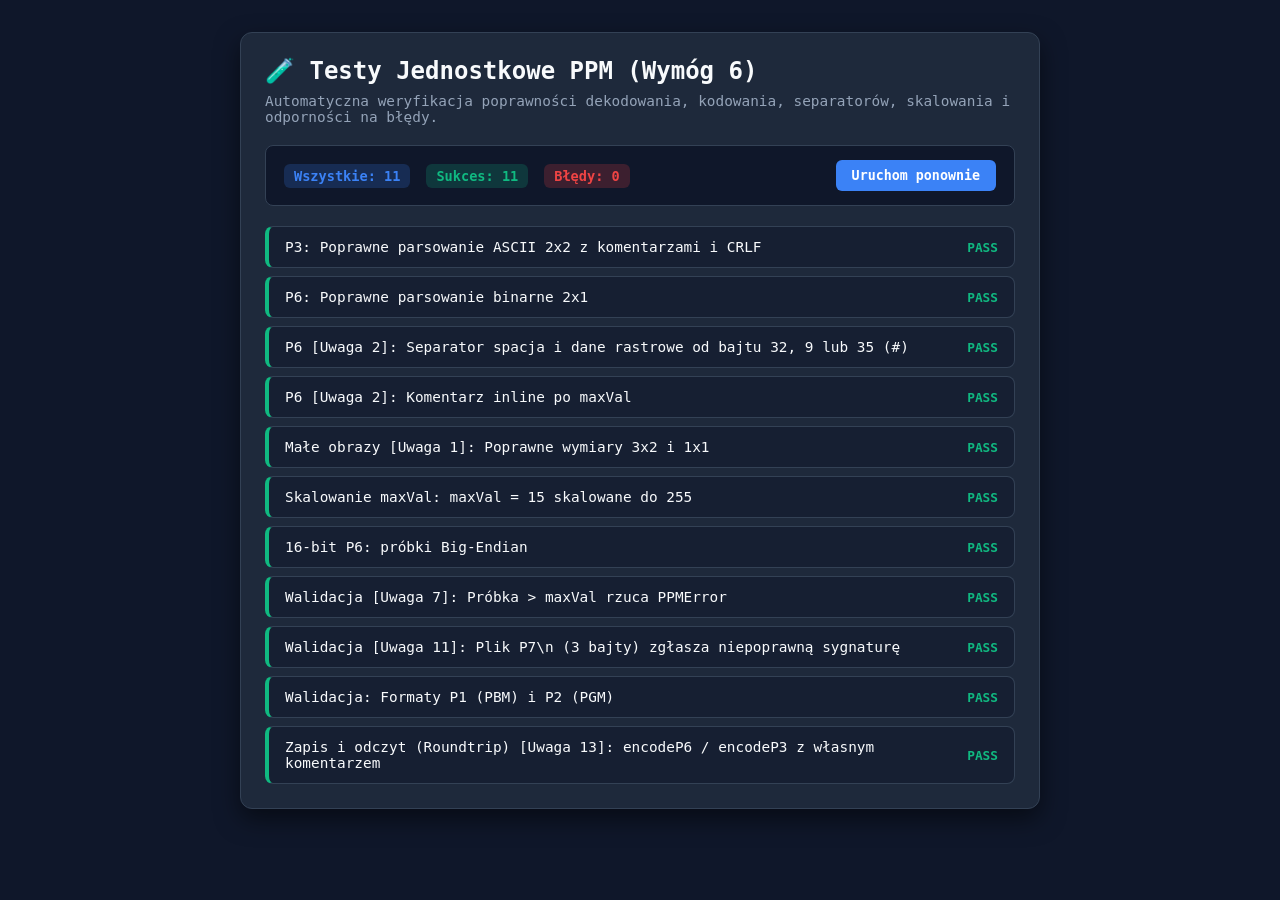
<file: tests/index.html>
<!DOCTYPE html>
<html lang="pl">
<head>
  <meta charset="UTF-8">
  <meta name="viewport" content="width=device-width, initial-scale=1.0">
  <title>Testy Modułu PPM — GK Paint</title>
  <style>
    :root {
      --bg: #0f172a;
      --card-bg: #1e293b;
      --border: #334155;
      --text: #f8fafc;
      --text-muted: #94a3b8;
      --success: #10b981;
      --failure: #ef4444;
      --primary: #3b82f6;
    }
    * { box-sizing: border-box; margin: 0; padding: 0; font-family: -apple-system, BlinkMacSystemFont, "Segoe UI", Roboto, monospace; }
    body {
      background: var(--bg);
      color: var(--text);
      padding: 32px 16px;
      display: flex;
      justify-content: center;
    }
    .test-container {
      width: 100%;
      max-width: 800px;
      background: var(--card-bg);
      border: 1px solid var(--border);
      border-radius: 12px;
      padding: 24px;
      box-shadow: 0 10px 25px rgba(0,0,0,0.5);
    }
    h1 { font-size: 1.5rem; margin-bottom: 8px; color: var(--text); display: flex; align-items: center; gap: 8px; }
    p.desc { font-size: 0.9rem; color: var(--text-muted); margin-bottom: 20px; }
    .summary-bar {
      display: flex;
      gap: 16px;
      padding: 14px 18px;
      background: #0f172a;
      border-radius: 8px;
      border: 1px solid var(--border);
      margin-bottom: 20px;
      align-items: center;
    }
    .badge {
      display: inline-flex;
      align-items: center;
      gap: 6px;
      font-weight: 600;
      font-size: 0.85rem;
      padding: 4px 10px;
      border-radius: 6px;
    }
    .badge-pass { background: rgba(16, 185, 129, 0.2); color: var(--success); }
    .badge-fail { background: rgba(239, 68, 68, 0.2); color: var(--failure); }
    .badge-total { background: rgba(59, 130, 246, 0.2); color: var(--primary); }
    .test-list { display: flex; flex-direction: column; gap: 8px; }
    .test-item {
      display: flex;
      justify-content: space-between;
      align-items: center;
      padding: 12px 16px;
      background: #0f172a80;
      border: 1px solid var(--border);
      border-radius: 8px;
      font-size: 0.9rem;
    }
    .test-item.pass { border-left: 4px solid var(--success); }
    .test-item.fail { border-left: 4px solid var(--failure); }
    .test-name { font-weight: 500; }
    .test-status { font-weight: 600; font-size: 0.8rem; text-transform: uppercase; }
    .test-status.pass { color: var(--success); }
    .test-status.fail { color: var(--failure); }
    .btn-rerun {
      background: var(--primary);
      color: white;
      border: none;
      padding: 8px 16px;
      border-radius: 6px;
      font-weight: 600;
      cursor: pointer;
      margin-left: auto;
    }
    .btn-rerun:hover { filter: brightness(1.1); }
  </style>
</head>
<body>
  <div class="test-container">
    <h1>🧪 Testy Jednostkowe PPM (Wymóg 6)</h1>
    <p class="desc">Automatyczna weryfikacja poprawności dekodowania, kodowania, separatorów, skalowania i odporności na błędy.</p>

    <div class="summary-bar">
      <span class="badge badge-total" id="badge-total">Wszystkie: 0</span>
      <span class="badge badge-pass" id="badge-pass">Sukces: 0</span>
      <span class="badge badge-fail" id="badge-fail">Błędy: 0</span>
      <button class="btn-rerun" onclick="runAllTests()">Uruchom ponownie</button>
    </div>

    <div class="test-list" id="test-results"></div>
  </div>

  <script src="../js/ppm.js"></script>
  <script>
    function createBuffer(str) {
      return new TextEncoder().encode(str).buffer;
    }

    const tests = [
      {
        name: 'P3: Poprawne parsowanie ASCII 2x2 z komentarzami i CRLF',
        fn: () => {
          const ppmText = "P3\r\n# Komentarz\r\n2 2\r\n255\r\n255 0 0 0 255 0\r\n0 0 255 255 255 255\r\n";
          const res = window.PaintPPM.parse(createBuffer(ppmText));
          if (res.type !== 'P3' || res.width !== 2 || res.height !== 2) throw new Error('Niepoprawne wymiary');
          if (res.imageData.data[0] !== 255 || res.imageData.data[4 + 1] !== 255) throw new Error('Błędne piksele');
        }
      },
      {
        name: 'P6: Poprawne parsowanie binarne 2x1',
        fn: () => {
          const header = "P6\n2 1\n255\n";
          const headerBytes = new TextEncoder().encode(header);
          const rasterBytes = new Uint8Array([255, 128, 0, 0, 64, 128]);
          const combined = new Uint8Array(headerBytes.length + rasterBytes.length);
          combined.set(headerBytes, 0);
          combined.set(rasterBytes, headerBytes.length);
          const res = window.PaintPPM.parse(combined.buffer);
          if (res.type !== 'P6' || res.imageData.data[0] !== 255 || res.imageData.data[1] !== 128) throw new Error('Błędne piksele');
        }
      },
      {
        name: 'P6 [Uwaga 2]: Separator spacja i dane rastrowe od bajtu 32, 9 lub 35 (#)',
        fn: () => {
          const header = "P6 1 1 255 ";
          const headerBytes = new TextEncoder().encode(header);
          const rasterBytes = new Uint8Array([32, 9, 35]);
          const combined = new Uint8Array(headerBytes.length + rasterBytes.length);
          combined.set(headerBytes, 0);
          combined.set(rasterBytes, headerBytes.length);
          const res = window.PaintPPM.parse(combined.buffer);
          if (res.imageData.data[0] !== 32 || res.imageData.data[1] !== 9 || res.imageData.data[2] !== 35) {
            throw new Error(`Zjedzono dane rastra: R=${res.imageData.data[0]}, G=${res.imageData.data[1]}, B=${res.imageData.data[2]}`);
          }
        }
      },
      {
        name: 'P6 [Uwaga 2]: Komentarz inline po maxVal',
        fn: () => {
          const header = "P6\n1 1\n255 # komentarz inline\n";
          const headerBytes = new TextEncoder().encode(header);
          const rasterBytes = new Uint8Array([10, 20, 30]);
          const combined = new Uint8Array(headerBytes.length + rasterBytes.length);
          combined.set(headerBytes, 0);
          combined.set(rasterBytes, headerBytes.length);
          const res = window.PaintPPM.parse(combined.buffer);
          if (res.comments[0] !== 'komentarz inline' || res.imageData.data[0] !== 10) throw new Error('Błędny odczyt');
        }
      },
      {
        name: 'Małe obrazy [Uwaga 1]: Poprawne wymiary 3x2 i 1x1',
        fn: () => {
          const ppm = "P3\n3 2\n255\n1 2 3 4 5 6 7 8 9\n1 2 3 4 5 6 7 8 9\n";
          const res = window.PaintPPM.parse(createBuffer(ppm));
          if (res.width !== 3 || res.height !== 2) throw new Error('Złe wymiary');
        }
      },
      {
        name: 'Skalowanie maxVal: maxVal = 15 skalowane do 255',
        fn: () => {
          const ppm = "P3 1 1 15 15 0 7";
          const res = window.PaintPPM.parse(createBuffer(ppm));
          if (res.imageData.data[0] !== 255 || res.imageData.data[2] !== 119) throw new Error('Złe skalowanie');
        }
      },
      {
        name: '16-bit P6: próbki Big-Endian',
        fn: () => {
          const header = "P6\n1 1\n1000\n";
          const headerBytes = new TextEncoder().encode(header);
          const rasterBytes = new Uint8Array([3, 232, 1, 244, 0, 0]); // 1000, 500, 0
          const combined = new Uint8Array(headerBytes.length + rasterBytes.length);
          combined.set(headerBytes, 0);
          combined.set(rasterBytes, headerBytes.length);
          const res = window.PaintPPM.parse(combined.buffer);
          if (res.imageData.data[0] !== 255 || res.imageData.data[1] !== 128) throw new Error('Złe 16-bit');
        }
      },
      {
        name: 'Walidacja [Uwaga 7]: Próbka > maxVal rzuca PPMError',
        fn: () => {
          let thrown = false;
          try {
            window.PaintPPM.parse(createBuffer("P3 1 1 255 260 0 0"));
          } catch (e) {
            thrown = true;
          }
          if (!thrown) throw new Error('Nie rzucono błędu dla próbki > maxVal');
        }
      },
      {
        name: 'Walidacja [Uwaga 11]: Plik P7\\n (3 bajty) zgłasza niepoprawną sygnaturę',
        fn: () => {
          let errText = '';
          try {
            window.PaintPPM.parse(createBuffer("P7\n"));
          } catch (e) {
            errText = e.message;
          }
          if (!errText.includes('Nieprawidłowa sygnatura')) throw new Error(`Oczekiwano sygnatury, otrzymano: ${errText}`);
        }
      },
      {
        name: 'Walidacja: Formaty P1 (PBM) i P2 (PGM)',
        fn: () => {
          let p1Caught = false;
          try { window.PaintPPM.parse(createBuffer("P1 1 1 1")); } catch(e) { p1Caught = true; }
          if (!p1Caught) throw new Error('Nie wykryto P1');
        }
      },
      {
        name: 'Zapis i odczyt (Roundtrip) [Uwaga 13]: encodeP6 / encodeP3 z własnym komentarzem',
        fn: () => {
          const img = new ImageData(2, 2);
          img.data.set([255, 0, 0, 255, 0, 255, 0, 255, 0, 0, 255, 255, 255, 255, 255, 255]);
          const blobP6 = window.PaintPPM.encodeP6(img, { comment: 'TestGK' });
          const reader = new FileReader();
          return new Promise((resolve, reject) => {
            reader.onload = () => {
              try {
                const res = window.PaintPPM.parse(reader.result);
                if (res.comments[0] !== 'TestGK') throw new Error('Zły komentarz');
                if (res.imageData.data[0] !== 255) throw new Error('Złe dane');
                resolve();
              } catch(e) { reject(e); }
            };
            reader.readAsArrayBuffer(blobP6);
          });
        }
      }
    ];

    async function runAllTests() {
      const resultsEl = document.getElementById('test-results');
      resultsEl.innerHTML = '';
      let passCount = 0;
      let failCount = 0;

      for (const t of tests) {
        const item = document.createElement('div');
        item.className = 'test-item';
        try {
          const res = t.fn();
          if (res && res instanceof Promise) {
            await res;
          }
          item.classList.add('pass');
          item.innerHTML = `<span class="test-name">${t.name}</span><span class="test-status pass">PASS</span>`;
          passCount++;
        } catch (err) {
          item.classList.add('fail');
          item.innerHTML = `<span class="test-name">${t.name} — <small style="color:#ef4444">${err.message}</small></span><span class="test-status fail">FAIL</span>`;
          failCount++;
        }
        resultsEl.appendChild(item);
      }

      document.getElementById('badge-total').textContent = `Wszystkie: ${tests.length}`;
      document.getElementById('badge-pass').textContent = `Sukces: ${passCount}`;
      document.getElementById('badge-fail').textContent = `Błędy: ${failCount}`;
    }

    window.addEventListener('DOMContentLoaded', runAllTests);
  </script>
</body>
</html>
</file>
<file: style.css>
/* ==========================================================================
   GK PAINT - ARCHITEKTURA STYLÓW (VANILLA CSS)
   Nowoczesny ciemny motyw (Zinc + Violet Accent) zgodny z wytycznymi UI/UX
   ========================================================================== */

:root {
  color-scheme: dark;

  /* Paleta kolorów Zinc */
  --bg-app: #09090b;
  --bg-panel: #141417;
  --bg-panel-hover: #1f1f23;
  --bg-subtle: #1c1c21;
  --border-color: #27272a;
  --border-light: #3f3f46;

  /* Akcent fioletowy */
  --accent-primary: #8b5cf6;
  --accent-hover: #a78bfa;
  --accent-glow: rgba(139, 92, 246, 0.25);
  --accent-active-bg: rgba(139, 92, 246, 0.18);

  /* Typografia */
  --text-main: #f4f4f5;
  --text-muted: #a1a1aa;
  --text-dim: #71717a;

  /* Wymiary elementów */
  --topbar-height: 48px;
  --tooloptions-height: 46px;
  --toolbar-width: 56px;
  --sidebar-width: 268px;
  --statusbar-height: 32px;
}

* {
  box-sizing: border-box;
  margin: 0;
  padding: 0;
  user-select: none;
  -webkit-user-select: none;
}

html, body {
  width: 100%;
  height: 100%;
  overflow: hidden;
  background-color: var(--bg-app);
  color: var(--text-main);
  font-family: ui-sans-serif, system-ui, -apple-system, BlinkMacSystemFont, "Segoe UI", Roboto, sans-serif;
  font-size: 13px;
  -webkit-font-smoothing: antialiased;
}

/* Główny kontener aplikacji */
#app {
  display: flex;
  flex-direction: column;
  width: 100vw;
  height: 100vh;
  overflow: hidden;
}

/* ==========================================================================
   GÓRNY PASEK MENU (TOPBAR)
   ========================================================================== */
.topbar {
  display: flex;
  align-items: center;
  height: var(--topbar-height);
  background-color: var(--bg-panel);
  border-bottom: 1px solid var(--border-color);
  padding: 0 14px;
  gap: 8px;
  z-index: 20;
}

.brand {
  display: flex;
  align-items: center;
  margin-right: 16px;
  padding-left: 2px;
}

.brand-title {
  font-weight: 700;
  font-size: 15px;
  letter-spacing: -0.02em;
  color: #ffffff;
}

.menu-group {
  display: flex;
  align-items: center;
  gap: 4px;
}

.divider {
  width: 1px;
  height: 20px;
  background-color: var(--border-color);
  margin: 0 6px;
}

/* Przyciski standardowe w TopBarze */
.btn-icon {
  display: inline-flex;
  align-items: center;
  justify-content: center;
  gap: 6px;
  height: 32px;
  padding: 0 10px;
  border-radius: 7px;
  border: 1px solid transparent;
  background-color: transparent;
  color: var(--text-muted);
  font-size: 12px;
  font-weight: 500;
  cursor: pointer;
  transition: all 0.15s ease;
}

.btn-icon:hover {
  background-color: var(--bg-panel-hover);
  color: var(--text-main);
}

.btn-icon:active {
  transform: scale(0.97);
}

.btn-icon.disabled, .btn-icon:disabled {
  opacity: 0.35;
  cursor: not-allowed;
  pointer-events: none;
}

.btn-clear {
  color: #f87171;
}

.btn-clear:hover {
  background-color: rgba(239, 68, 68, 0.15);
  color: #fca5a5;
}

.btn-primary {
  background-color: var(--accent-primary);
  color: #ffffff;
  font-weight: 600;
  box-shadow: 0 2px 10px var(--accent-glow);
}

.btn-primary:hover {
  background-color: var(--accent-hover);
  color: #ffffff;
}

.topbar-right {
  margin-left: auto;
  display: flex;
  align-items: center;
  gap: 8px;
}

/* ==========================================================================
   ŚRODKOWY UKŁAD (TOOLBAR + WORKSPACE + SIDEBAR)
   ========================================================================== */
.main-layout {
  display: flex;
  flex: 1;
  min-height: 0;
  position: relative;
}

/* Lewy pasek narzędzi (Toolbar) */
.toolbar {
  width: var(--toolbar-width);
  background-color: var(--bg-panel);
  border-right: 1px solid var(--border-color);
  display: flex;
  flex-direction: column;
  align-items: center;
  padding: 12px 0;
  gap: 6px;
  z-index: 10;
}

.tool-btn {
  display: grid;
  place-items: center;
  width: 40px;
  height: 40px;
  border-radius: 8px;
  background-color: transparent;
  border: 1px solid transparent;
  color: var(--text-muted);
  cursor: pointer;
  transition: all 0.15s ease;
  position: relative;
}

.tool-btn:hover {
  background-color: var(--bg-panel-hover);
  color: var(--text-main);
}

.tool-btn.active {
  background-color: var(--accent-active-bg);
  border-color: rgba(139, 92, 246, 0.5);
  color: var(--accent-hover);
  box-shadow: 0 0 12px rgba(139, 92, 246, 0.2);
}

.toolbar-separator {
  width: 24px;
  height: 1px;
  background-color: var(--border-color);
  margin: 6px 0;
}

/* Główna sekcja robocza (Pasek opcji + Canvas Workspace) */
.center-area {
  display: flex;
  flex-direction: column;
  flex: 1;
  min-width: 0;
  height: 100%;
}

/* Górny pasek opcji aktywnego narzędzia (ToolOptions) */
.tool-options-bar {
  min-height: var(--tooloptions-height);
  background-color: rgba(20, 20, 23, 0.85);
  backdrop-filter: blur(8px);
  border-bottom: 1px solid var(--border-color);
  display: flex;
  align-items: center;
  padding: 0 16px;
  gap: 16px;
  flex-wrap: wrap;
  z-index: 5;
}

.tool-options-title {
  display: flex;
  align-items: center;
  gap: 8px;
  font-weight: 600;
  color: var(--text-main);
  border-right: 1px solid var(--border-color);
  padding-right: 14px;
}

.opt-section {
  display: flex;
  align-items: center;
  gap: 14px;
}

.control-group {
  display: flex;
  align-items: center;
  gap: 8px;
}

.control-label {
  font-size: 11px;
  text-transform: uppercase;
  letter-spacing: 0.04em;
  color: var(--text-dim);
}

.control-val {
  font-family: ui-monospace, monospace;
  font-size: 12px;
  color: var(--text-main);
  min-width: 32px;
}

/* Stylizowane suwaki */
input[type="range"] {
  -webkit-appearance: none;
  appearance: none;
  height: 5px;
  border-radius: 4px;
  background: #27272a;
  outline: none;
  cursor: pointer;
}

input[type="range"]::-webkit-slider-thumb {
  -webkit-appearance: none;
  appearance: none;
  width: 14px;
  height: 14px;
  border-radius: 50%;
  background: var(--accent-primary);
  border: 2px solid #ffffff;
  cursor: pointer;
  transition: transform 0.1s ease;
}

input[type="range"]::-webkit-slider-thumb:hover {
  transform: scale(1.2);
}

/* Presety rozmiarów */
.size-presets {
  display: flex;
  align-items: center;
  gap: 4px;
}

.preset-dot-btn {
  display: grid;
  place-items: center;
  width: 26px;
  height: 26px;
  border-radius: 6px;
  background: transparent;
  border: 1px solid var(--border-color);
  cursor: pointer;
  transition: all 0.15s ease;
}

.preset-dot-btn:hover {
  background: var(--bg-panel-hover);
  border-color: var(--border-light);
}

.preset-dot {
  border-radius: 50%;
  background-color: var(--text-muted);
}

/* Przełączniki segmentowe (Segmented Controls) */
.segmented {
  display: inline-flex;
  background-color: var(--bg-subtle);
  border: 1px solid var(--border-color);
  border-radius: 7px;
  padding: 2px;
  gap: 2px;
}

.segmented-btn {
  display: inline-flex;
  align-items: center;
  justify-content: center;
  gap: 5px;
  padding: 4px 10px;
  border-radius: 5px;
  border: none;
  background: transparent;
  color: var(--text-dim);
  font-size: 11px;
  font-weight: 500;
  cursor: pointer;
  transition: all 0.15s ease;
}

.segmented-btn:hover {
  color: var(--text-main);
}

.segmented-btn.active {
  background-color: var(--bg-panel-hover);
  color: #ffffff;
  box-shadow: 0 1px 3px rgba(0, 0, 0, 0.4);
}

/* ==========================================================================
   OBSZAR ROBOCZY KANWY (WORKSPACE)
   ========================================================================== */
.workspace {
  flex: 1;
  overflow: auto;
  position: relative;
  background-color: #121215;
  background-image: radial-gradient(#26262c 1.2px, transparent 1.2px);
  background-size: 18px 18px;
  display: flex;
  padding: 40px;
}

.canvas-container {
  margin: auto;
  position: relative;
  background-color: #ffffff;
  box-shadow: 0 25px 60px -15px rgba(0, 0, 0, 0.8), 0 0 0 1px rgba(0, 0, 0, 0.9);
  border-radius: 2px;
  cursor: crosshair;
  flex-shrink: 0;
}

.canvas-container.drag-over {
  outline: 3px dashed var(--accent-primary);
  outline-offset: 8px;
}

/* Nałożone na siebie płótna */
#canvas-main, #canvas-overlay {
  position: absolute;
  top: 0;
  left: 0;
  width: 100%;
  height: 100%;
  display: block;
  /* Wyłączenie rozmycia dwuliniowego przy powiększeniu (zoomie) */
  image-rendering: -moz-crisp-edges;
  image-rendering: -webkit-crisp-edges;
  image-rendering: pixelated;
  image-rendering: crisp-edges;
}

#canvas-main {
  z-index: 1;
  background-color: #ffffff;
}

#canvas-overlay {
  z-index: 2;
  background-color: transparent;
}

/* ==========================================================================
   PRAWY PANEL BOCZNY (KOLORY + ROZMIAR KANWY)
   ========================================================================== */
.sidebar {
  width: var(--sidebar-width);
  background-color: var(--bg-panel);
  border-left: 1px solid var(--border-color);
  display: flex;
  flex-direction: column;
  overflow-y: auto;
  z-index: 10;
}

.sidebar-section {
  padding: 16px;
  border-bottom: 1px solid var(--border-color);
}

.sidebar-header {
  font-size: 11px;
  font-weight: 700;
  text-transform: uppercase;
  letter-spacing: 0.06em;
  color: var(--text-dim);
  margin-bottom: 12px;
}

/* Podwójny próbnik (Obrys + Wypełnienie jak w MS Paint) */
.color-picker-box {
  display: flex;
  align-items: center;
  gap: 16px;
}

.color-overlap-container {
  position: relative;
  width: 68px;
  height: 68px;
  flex-shrink: 0;
}

.swatch-fill, .swatch-stroke {
  position: absolute;
  width: 42px;
  height: 42px;
  border-radius: 8px;
  border: 2px solid rgba(255, 255, 255, 0.7);
  box-shadow: 0 4px 12px rgba(0, 0, 0, 0.5);
  cursor: pointer;
  padding: 0;
  appearance: none;
  background-color: transparent;
  transition: transform 0.15s ease, box-shadow 0.15s ease, border-color 0.15s ease;
}

.swatch-fill {
  right: 0;
  bottom: 0;
  z-index: 1;
}

.swatch-stroke {
  left: 0;
  top: 0;
  z-index: 2;
}

.swatch-fill.active, .swatch-stroke.active {
  z-index: 5;
  border-color: #ffffff;
  box-shadow: 0 0 0 2px var(--accent-primary), 0 6px 18px rgba(0, 0, 0, 0.7);
  transform: scale(1.04);
}

.color-info-text {
  flex: 1;
  display: flex;
  flex-direction: column;
  gap: 4px;
}

.color-row {
  display: flex;
  justify-content: space-between;
  align-items: center;
  font-size: 12px;
  padding: 3px 6px;
  border-radius: 5px;
  cursor: pointer;
  transition: all 0.15s ease;
}

.color-row:hover {
  background-color: var(--bg-panel-hover);
}

.color-row.active {
  background-color: var(--accent-active-bg);
  color: var(--accent-hover);
}

.color-row.active span {
  color: var(--accent-hover);
  font-weight: 600;
}

.color-row.active code {
  color: #ffffff;
  font-weight: 700;
}

.color-row span {
  color: var(--text-dim);
}

.color-row code {
  font-family: ui-monospace, monospace;
  font-size: 11px;
  color: var(--text-main);
}

/* Chip koloru wiadra w górnym pasku opcji */
.bucket-color-chip {
  position: relative;
  width: 22px;
  height: 22px;
  padding: 0;
  appearance: none;
  border-radius: 6px;
  border: 1.5px solid rgba(255, 255, 255, 0.8);
  box-shadow: 0 2px 6px rgba(0, 0, 0, 0.4);
  cursor: pointer;
  background-color: #3b82f6;
  transition: transform 0.15s ease;
}

.bucket-color-chip:hover {
  transform: scale(1.1);
}

.bucket-color-chip:focus-visible {
  outline: 2px solid var(--accent-hover);
  outline-offset: 2px;
}

.color-actions {
  display: flex;
  gap: 6px;
  margin-top: 6px;
}

.color-models-readout {
  font-family: ui-monospace, monospace;
  font-size: 10px;
  line-height: 1.35;
  color: var(--text-dim);
  background: var(--bg-subtle);
  border: 1px solid var(--border-color);
  border-radius: 6px;
  padding: 4px 6px;
  margin-top: 4px;
  white-space: pre-line;
  user-select: text;
  -webkit-user-select: text;
}

.palette-hint {
  margin-top: 10px;
  font-size: 10.5px;
  line-height: 1.4;
  color: var(--text-dim);
}

/* Paleta 25 kolorów w siatce */
.color-grid {
  display: grid;
  grid-template-columns: repeat(5, 1fr);
  gap: 6px;
  margin-top: 14px;
}

.color-swatch {
  aspect-ratio: 1;
  border-radius: 6px;
  border: 1px solid rgba(0, 0, 0, 0.35);
  box-shadow: inset 0 0 0 1px rgba(255, 255, 255, 0.1);
  cursor: pointer;
  transition: transform 0.12s ease;
}

.color-swatch:hover {
  transform: scale(1.15);
  z-index: 5;
}

/* Sekcja zmiany rozmiaru kanwy */
.size-fields-grid {
  display: grid;
  grid-template-columns: 1fr 1fr;
  gap: 8px;
  margin-bottom: 10px;
}

.input-field-group {
  display: flex;
  flex-direction: column;
  gap: 4px;
}

.input-field-group label {
  font-size: 11px;
  color: var(--text-dim);
}

.input-number {
  background-color: var(--bg-subtle);
  border: 1px solid var(--border-color);
  border-radius: 6px;
  color: var(--text-main);
  padding: 6px 10px;
  font-family: ui-monospace, monospace;
  font-size: 12px;
  outline: none;
}

.input-number:focus {
  border-color: var(--accent-primary);
}

.btn-full {
  width: 100%;
  height: 32px;
  display: flex;
  align-items: center;
  justify-content: center;
  border-radius: 6px;
  background: var(--bg-subtle);
  border: 1px solid var(--border-color);
  color: var(--text-main);
  font-weight: 500;
  cursor: pointer;
  transition: all 0.15s ease;
}

.btn-full:hover {
  background: var(--bg-panel-hover);
  border-color: var(--border-light);
}

/* ==========================================================================
   DOLNY PASEK STANU (STATUSBAR)
   ========================================================================== */
.statusbar {
  height: var(--statusbar-height);
  background-color: var(--bg-panel);
  border-top: 1px solid var(--border-color);
  display: flex;
  align-items: center;
  padding: 0 14px;
  font-size: 11px;
  color: var(--text-dim);
  z-index: 20;
}

.status-left {
  display: flex;
  align-items: center;
  gap: 8px;
  color: var(--text-muted);
}

.status-right {
  margin-left: auto;
  display: flex;
  align-items: center;
  gap: 16px;
  font-family: ui-monospace, monospace;
}

.zoom-widget {
  display: flex;
  align-items: center;
  gap: 6px;
}

.btn-mini {
  width: 20px;
  height: 20px;
  display: grid;
  place-items: center;
  border-radius: 4px;
  border: 1px solid var(--border-color);
  background: transparent;
  color: var(--text-muted);
  cursor: pointer;
}

.btn-mini:hover {
  background: var(--bg-panel-hover);
  color: var(--text-main);
}

/* ==========================================================================
   MODAL ZAPISU OBRAZU (SAVE MODAL)
   ========================================================================== */
.modal-backdrop {
  position: fixed;
  inset: 0;
  background-color: rgba(0, 0, 0, 0.75);
  backdrop-filter: blur(6px);
  z-index: 100;
  display: none;
  place-items: center;
  padding: 20px;
}

.modal-backdrop.open {
  display: grid;
}

.modal-card {
  width: 100%;
  max-width: 440px;
  background-color: #18181b;
  border: 1px solid #27272a;
  border-radius: 14px;
  box-shadow: 0 25px 60px -15px rgba(0, 0, 0, 0.9), 0 0 0 1px rgba(255, 255, 255, 0.05);
  overflow: hidden;
  animation: modal-pop 0.15s cubic-bezier(0.16, 1, 0.3, 1);
}

@keyframes modal-pop {
  from {
    opacity: 0;
    transform: scale(0.96) translateY(6px);
  }
  to {
    opacity: 1;
    transform: scale(1) translateY(0);
  }
}

.modal-header {
  display: flex;
  align-items: center;
  justify-content: space-between;
  padding: 16px 20px;
  border-bottom: 1px solid var(--border-color);
}

.modal-title {
  font-size: 15px;
  font-weight: 700;
  color: var(--text-main);
  display: flex;
  align-items: center;
  gap: 8px;
}

.modal-close-btn {
  background: transparent;
  border: none;
  color: var(--text-dim);
  cursor: pointer;
  padding: 4px;
  border-radius: 6px;
  display: grid;
  place-items: center;
  transition: all 0.15s ease;
}

.modal-close-btn:hover {
  background: var(--bg-panel-hover);
  color: var(--text-main);
}

.modal-body {
  padding: 20px;
  display: flex;
  flex-direction: column;
  gap: 16px;
}

.form-group {
  display: flex;
  flex-direction: column;
  gap: 6px;
}

.form-label {
  font-size: 12px;
  font-weight: 600;
  color: var(--text-muted);
}

.form-input-text {
  background-color: var(--bg-subtle);
  border: 1px solid var(--border-color);
  border-radius: 8px;
  color: var(--text-main);
  padding: 8px 12px;
  font-size: 13px;
  outline: none;
  transition: border-color 0.15s ease;
}

.form-input-text:focus {
  border-color: var(--accent-primary);
  box-shadow: 0 0 0 2px var(--accent-glow);
}

.format-switcher {
  display: grid;
  grid-template-columns: 1fr 1fr;
  gap: 8px;
}

.btn-save-format {
  display: flex;
  flex-direction: column;
  align-items: center;
  justify-content: center;
  gap: 4px;
  padding: 10px;
  border-radius: 8px;
  border: 1px solid var(--border-color);
  background-color: var(--bg-subtle);
  color: var(--text-muted);
  font-weight: 600;
  font-size: 13px;
  cursor: pointer;
  transition: all 0.15s ease;
}

.btn-save-format span {
  font-size: 10px;
  font-weight: normal;
  color: var(--text-dim);
}

.btn-save-format:hover {
  background-color: var(--bg-panel-hover);
  color: var(--text-main);
}

.btn-save-format.active {
  background-color: var(--accent-active-bg);
  border-color: var(--accent-primary);
  color: var(--accent-hover);
  box-shadow: 0 0 12px var(--accent-glow);
}

.format-options-box {
  background-color: rgba(0, 0, 0, 0.25);
  border: 1px solid var(--border-color);
  border-radius: 8px;
  padding: 14px;
  display: flex;
  flex-direction: column;
  gap: 8px;
}

.checkbox-label {
  display: flex;
  align-items: center;
  gap: 10px;
  font-size: 12px;
  color: var(--text-main);
  cursor: pointer;
}

.checkbox-label input[type="checkbox"] {
  accent-color: var(--accent-primary);
  width: 16px;
  height: 16px;
  cursor: pointer;
}

.options-hint {
  font-size: 11px;
  color: var(--text-dim);
  line-height: 1.4;
}

.modal-footer {
  display: flex;
  align-items: center;
  justify-content: flex-end;
  gap: 10px;
  padding: 14px 20px;
  background-color: var(--bg-panel);
  border-top: 1px solid var(--border-color);
}

/* ==========================================================================
   ROZSZERZENIA DLA FORMATU PPM, INFORMACJI O PLIKU I OBSŁUGI BŁĘDÓW (ĆW. 2)
   ========================================================================== */

/* Pole nazwy pliku z plakietką rozszerzenia */
.input-with-extension {
  display: flex;
  align-items: center;
  position: relative;
}

.input-with-extension .form-input-text {
  flex: 1;
  padding-right: 60px;
}

.extension-badge {
  position: absolute;
  right: 10px;
  font-family: monospace;
  font-size: 11px;
  font-weight: 700;
  color: var(--accent-hover);
  background-color: var(--accent-active-bg);
  padding: 2px 6px;
  border-radius: 4px;
  border: 1px solid var(--accent-primary);
  pointer-events: none;
}

/* Opis techniczny formatu w modalu zapisu */
.format-spec-desc {
  display: flex;
  flex-direction: column;
  gap: 4px;
  font-size: 11px;
  color: var(--text-muted);
}

.spec-row {
  display: flex;
  gap: 6px;
}

.spec-row strong {
  color: var(--text-main);
  min-width: 80px;
}

/* Siatka właściwości w oknie informacji o pliku */
.file-info-grid {
  display: grid;
  grid-template-columns: 1fr 1fr;
  gap: 12px;
  background-color: var(--bg-subtle);
  border: 1px solid var(--border-color);
  border-radius: 8px;
  padding: 12px;
}

.info-cell {
  display: flex;
  flex-direction: column;
  gap: 3px;
}

.info-cell.full-width {
  grid-column: 1 / -1;
}

.info-label {
  font-size: 11px;
  color: var(--text-dim);
  font-weight: 500;
}

.info-value {
  font-size: 13px;
  font-weight: 600;
  color: var(--text-main);
}

.info-value.font-mono {
  font-family: ui-monospace, SFMono-Regular, Menlo, Monaco, Consolas, monospace;
}

.info-badge {
  display: inline-block;
  color: var(--accent-hover);
  background-color: var(--accent-active-bg);
  padding: 1px 6px;
  border-radius: 4px;
  font-size: 12px;
  width: fit-content;
}

/* Kontener komentarzy nagłówka PPM */
.comments-box {
  background-color: #0d0d0f;
  border: 1px solid var(--border-color);
  border-radius: 6px;
  padding: 10px;
  font-family: ui-monospace, SFMono-Regular, Menlo, Monaco, Consolas, monospace;
  font-size: 11px;
  color: #34d399; /* szmaragdowy kod */
  max-height: 120px;
  overflow-y: auto;
  white-space: pre-wrap;
  line-height: 1.4;
  word-break: break-word;
}

/* Wariant modalu błędu (Error Modal) */
.modal-card-error {
  border-color: rgba(239, 68, 68, 0.4);
  box-shadow: 0 25px 60px -15px rgba(0, 0, 0, 0.9), 0 0 20px rgba(239, 68, 68, 0.2);
}

.modal-header-error {
  border-bottom-color: rgba(239, 68, 68, 0.2);
  background-color: rgba(239, 68, 68, 0.05);
}

.modal-title-error {
  color: #f87171;
}

.error-message-text {
  font-size: 13px;
  color: var(--text-main);
  line-height: 1.5;
  background-color: rgba(239, 68, 68, 0.08);
  border: 1px solid rgba(239, 68, 68, 0.2);
  border-radius: 8px;
  padding: 12px 14px;
}

.btn-danger {
  background-color: #dc2626;
  color: #ffffff;
  border-color: #b91c1c;
}

.btn-danger:hover {
  background-color: #ef4444;
}

/* Pływające powiadomienie Toast */
.toast-notification {
  position: fixed;
  bottom: 44px;
  left: 20px;
  background-color: #18181b;
  border: 1px solid var(--accent-primary);
  box-shadow: 0 10px 25px -5px rgba(0, 0, 0, 0.8), 0 0 15px var(--accent-glow);
  color: var(--text-main);
  padding: 10px 16px;
  border-radius: 8px;
  font-size: 12px;
  z-index: 1000;
  display: flex;
  align-items: center;
  gap: 10px;
  animation: toast-in 0.25s cubic-bezier(0.16, 1, 0.3, 1);
  transition: opacity 0.3s ease, transform 0.3s ease;
  pointer-events: none;
}

.toast-notification:empty {
  display: none;
}

.toast-notification.hide {
  opacity: 0;
  transform: translateY(10px);
}

@keyframes toast-in {
  from { opacity: 0; transform: translateY(14px); }
  to { opacity: 1; transform: translateY(0); }
}

/* Obszar roboczy w trakcie przeciągania pliku (Drag and Drop) */
.workspace.drag-over {
  outline: 2px dashed var(--accent-primary);
  outline-offset: -8px;
  background-color: rgba(139, 92, 246, 0.05);
}



/* ==========================================================================
   ĆWICZENIE 3: MODELE BARW, PIPETA, OPERACJE NA OBRAZIE
   ========================================================================== */

/* Przełącznik dwuwartościowy (Obrys / Wypełnienie, tryb kanałów) */
.cm-target,
.cmp-mode {
  display: grid;
  grid-template-columns: 1fr 1fr;
  gap: 2px;
  padding: 2px;
  background: var(--bg-subtle);
  border: 1px solid var(--border-color);
  border-radius: 8px;
}

.cm-target-btn,
.cmp-mode-btn {
  height: 26px;
  border: 0;
  border-radius: 6px;
  background: transparent;
  color: var(--text-muted);
  font: inherit;
  font-weight: 500;
  cursor: pointer;
  transition: background 0.15s ease, color 0.15s ease;
}

.cm-target-btn:hover,
.cmp-mode-btn:hover {
  color: var(--text-main);
}

.cm-target-btn.active,
.cmp-mode-btn.active {
  background: var(--accent-active-bg);
  color: var(--accent-hover);
  box-shadow: inset 0 0 0 1px var(--accent-primary);
}

.cm-target-btn:focus-visible,
.cmp-mode-btn:focus-visible,
.cmp-tab:focus-visible,
.cmp-color-mode-btn:focus-visible {
  outline: 2px solid var(--accent-hover);
  outline-offset: 1px;
}

/* Próbka koloru + HEX */
.cm-sample-row {
  display: flex;
  gap: 12px;
  align-items: stretch;
  margin: 12px 0 14px;
}

.cm-sample {
  flex: 0 0 64px;
  height: 64px;
  border-radius: 10px;
  border: 1.5px solid rgba(255, 255, 255, 0.8);
  box-shadow: 0 2px 8px rgba(0, 0, 0, 0.45);
  background-color: #8b5cf6;
}

.cm-sample-meta {
  flex: 1;
  min-width: 0;
  display: flex;
  flex-direction: column;
  justify-content: space-between;
  gap: 3px;
}

.cm-hex-label {
  font-size: 11px;
  color: var(--text-dim);
}

.cm-hex {
  width: 100%;
  text-transform: lowercase;
}

.cm-source {
  font-size: 11px;
  color: var(--text-muted);
  white-space: nowrap;
  overflow: hidden;
  text-overflow: ellipsis;
}

/* Grupy RGB / CMYK / HSV */
.cm-groups {
  display: flex;
  flex-direction: column;
  gap: 12px;
}

.cm-group-title {
  font-size: 12px;
  font-weight: 700;
  color: var(--text-muted);
  margin-bottom: 6px;
}

.cm-row {
  display: grid;
  grid-template-columns: 12px 1fr 56px 12px;
  align-items: center;
  gap: 8px;
  margin-bottom: 5px;
}

.cm-label {
  font-size: 12px;
  font-weight: 600;
  color: var(--text-main);
  font-family: ui-monospace, monospace;
}

.cm-unit {
  font-size: 11px;
  color: var(--text-dim);
}

input[type="range"].cm-range {
  width: 100%;
  height: 10px;
  border-radius: 5px;
  background: var(--cm-track, #27272a);
  box-shadow: inset 0 0 0 1px rgba(255, 255, 255, 0.12);
}

input[type="range"].cm-range::-webkit-slider-thumb {
  width: 16px;
  height: 16px;
  background: #ffffff;
  border: 2px solid #18181b;
  box-shadow: 0 0 0 1px rgba(255, 255, 255, 0.7), 0 1px 4px rgba(0, 0, 0, 0.6);
}

input[type="range"].cm-range::-moz-range-thumb {
  width: 12px;
  height: 12px;
  background: #ffffff;
  border: 2px solid #18181b;
  box-shadow: 0 0 0 1px rgba(255, 255, 255, 0.7), 0 1px 4px rgba(0, 0, 0, 0.6);
}

input[type="range"].cm-range:focus-visible {
  outline: 2px solid var(--accent-hover);
  outline-offset: 2px;
}

.input-number.cm-number {
  width: 56px;
  padding: 4px 6px;
  text-align: right;
  -moz-appearance: textfield;
  appearance: textfield;
}

.input-number.cm-number::-webkit-inner-spin-button,
.input-number.cm-number::-webkit-outer-spin-button {
  -webkit-appearance: none;
  margin: 0;
}

/* Sekcja „Obraz” w pasku bocznym */
.img-ops-buttons {
  display: grid;
  gap: 8px;
}

.img-preview-modes,
.img-channel-buttons,
.adj-ops,
.img-gray-methods,
.img-preview-actions {
  display: grid;
  gap: 6px;
}

.img-preview-modes {
  grid-template-columns: 1fr 1fr;
  gap: 2px;
  padding: 2px;
  background: var(--bg-subtle);
  border: 1px solid var(--border-color);
  border-radius: 8px;
}

.img-gray-methods {
  grid-template-columns: repeat(3, 1fr);
  gap: 2px;
  padding: 2px;
  background: var(--bg-subtle);
  border: 1px solid var(--border-color);
  border-radius: 8px;
}

.img-preview-mode,
.img-gray-method {
  min-height: 26px;
  border: 0;
  border-radius: 6px;
  background: transparent;
  color: var(--text-muted);
  font: inherit;
  font-size: 11px;
  cursor: pointer;
}

.img-preview-mode.active,
.img-gray-method.active {
  background: var(--accent-active-bg);
  color: var(--accent-hover);
  box-shadow: inset 0 0 0 1px var(--accent-primary);
}

.img-preview-mode:hover,
.img-gray-method:hover {
  color: var(--text-main);
}

.img-preview-mode:focus-visible,
.img-gray-method:focus-visible,
.img-channel-buttons .btn-mini:focus-visible,
.adj-ops .btn-mini:focus-visible {
  outline: 2px solid var(--accent-hover);
  outline-offset: 1px;
}

.img-channel-buttons,
.adj-ops {
  grid-template-columns: repeat(3, 1fr);
}

.img-channel-buttons[hidden],
.img-gray-methods[hidden] {
  display: none;
}

.img-channel-buttons .btn-mini,
.adj-ops .btn-mini {
  width: auto;
  height: 28px;
}

.img-channel-buttons .btn-mini.active,
.adj-ops .btn-mini.active {
  border-color: var(--accent-primary);
  background: var(--accent-active-bg);
  color: var(--accent-hover);
}

.img-preview-actions {
  grid-template-columns: 1fr 1fr;
}

.status-color-format-label {
  color: var(--text-dim);
  font-size: 10px;
  white-space: nowrap;
}

.status-color-format {
  height: 22px;
  padding: 0 4px;
  border: 1px solid var(--border-color);
  border-radius: 4px;
  background: var(--bg-subtle);
  color: var(--text-main);
  font: inherit;
  font-size: 10px;
}

#status-tool-hint {
  max-width: 48vw;
  overflow: hidden;
  white-space: nowrap;
  text-overflow: ellipsis;
}

#btn-image-preview-apply {
  box-shadow: none;
}

/* Wspólny pasek zatwierdzania podglądu: przyklejony do dołu panelu bocznego */
.preview-bar {
  position: sticky;
  bottom: 0;
  z-index: 5;
  margin-top: auto;
  padding: 10px 16px 12px;
  background-color: var(--bg-panel);
  border-top: 1px solid var(--accent-primary);
  box-shadow: 0 -8px 16px rgba(0, 0, 0, 0.35);
}

.preview-bar[hidden] {
  display: none;
}

.preview-bar-label {
  margin-bottom: 8px;
  font-size: 12px;
  font-weight: 600;
  color: var(--text-main);
  white-space: nowrap;
  overflow: hidden;
  text-overflow: ellipsis;
}

/* Filtry obrazu (Ćwiczenie 5) */
.flt-mask-box {
  display: grid;
  gap: 8px;
}

.flt-mask-box[hidden],
#flt-sobel-box[hidden],
#flt-noise-box[hidden] {
  display: none;
}

.flt-grid {
  display: grid;
  grid-template-columns: repeat(3, 1fr);
  gap: 6px;
}

.input-number.flt-cell {
  width: 100%;
  padding: 6px 4px;
  text-align: center;
  font-family: ui-monospace, monospace;
}

.input-number.flt-cell[readonly] {
  opacity: 0.65;
  cursor: default;
}

.flt-divisor-row {
  display: grid;
  grid-template-columns: auto 1fr auto;
  align-items: center;
  gap: 8px;
}

.flt-divisor-row .flt-cell {
  max-width: 80px;
}

.flt-divsum {
  width: 28px;
}

.flt-divsum[hidden] {
  display: none;
}

.flt-message {
  min-height: 1.4em;
  font-size: 11px;
  line-height: 1.4;
  color: #fbbf24;
}

.flt-message:empty {
  display: none;
}

/* Korekcje obrazu (Ćwiczenie 4) */
.adj-controls {
  display: grid;
  gap: 8px;
  margin-top: 12px;
}

.adj-controls[hidden],
.adj-slider-box[hidden] {
  display: none;
}

.adj-slider-box {
  display: grid;
  gap: 6px;
}

.adj-row {
  display: flex;
  align-items: center;
  justify-content: space-between;
  gap: 8px;
}

.adj-label {
  font-size: 12px;
  font-weight: 600;
  color: var(--text-main);
}

input[type="range"].adj-range {
  width: 100%;
}

.adj-scale {
  display: flex;
  align-items: center;
  justify-content: space-between;
  font-family: ui-monospace, monospace;
  font-size: 10px;
  color: var(--text-dim);
}

.adj-reset {
  border: 0;
  background: transparent;
  color: var(--text-muted);
  font: inherit;
  font-family: inherit;
  cursor: pointer;
  text-decoration: underline;
  text-underline-offset: 2px;
}

.adj-reset:hover {
  color: var(--text-main);
}

.adj-reset:focus-visible {
  outline: 2px solid var(--accent-hover);
  outline-offset: 2px;
  border-radius: 3px;
}

.adj-formula {
  min-height: 3.6em;
  font-family: ui-monospace, monospace;
  font-size: 11px;
  line-height: 1.45;
  color: var(--text-muted);
  user-select: text;
  -webkit-user-select: text;
}

.modal-card-color {
  width: min(560px, calc(100vw - 32px));
}

.modal-card-color .modal-body {
  max-height: min(70vh, 620px);
  overflow-y: auto;
}

/* Histogram i binaryzacja (Ćwiczenie 6) */
.hist-header-row {
  display: flex;
  align-items: center;
  justify-content: space-between;
  gap: 8px;
}

.hist-log-btn {
  width: auto;
  height: 22px;
  padding: 0 8px;
  font-size: 10px;
}

.hist-channel-row {
  display: grid;
  grid-template-columns: 1.5fr 1fr 0.7fr 0.7fr 0.7fr;
  gap: 2px;
  padding: 2px;
  margin-bottom: 8px;
  background: var(--bg-subtle);
  border: 1px solid var(--border-color);
  border-radius: 8px;
}

.hist-channel-row .btn-mini {
  width: auto;
  height: 24px;
  border: 0;
  border-radius: 6px;
  font-size: 11px;
}

.hist-channel-row .btn-mini.active,
.hist-log-btn.active,
.hist-ops .btn-mini.active,
.hist-auto-row .btn-mini.active {
  border-color: var(--accent-primary);
  background: var(--accent-active-bg);
  color: var(--accent-hover);
}

.hist-channel-row .btn-mini:focus-visible,
.hist-auto-row .btn-mini:focus-visible,
.hist-log-btn:focus-visible {
  outline: 2px solid var(--accent-hover);
  outline-offset: 1px;
}

.hist-ops {
  grid-template-columns: repeat(2, 1fr);
}

.hist-ops .btn-mini {
  width: auto;
  height: 28px;
}

.hist-canvas {
  display: block;
  width: 100%;
  height: 150px;
  border-radius: 6px;
  border: 1px solid var(--border-color);
  cursor: crosshair;
}

.hist-stats {
  margin-top: 6px;
  font-family: ui-monospace, monospace;
  font-size: 11px;
  line-height: 1.4;
  color: var(--text-main);
  white-space: pre-line;
}

.hist-hover {
  margin-top: 2px;
  margin-bottom: 8px;
  font-family: ui-monospace, monospace;
  font-size: 10.5px;
  color: var(--text-muted);
}

.hist-auto-box[hidden] {
  display: none;
}

.hist-auto-row {
  display: grid;
  grid-template-columns: 1fr 1fr;
  gap: 6px;
}

.hist-auto-row .btn-mini {
  width: auto;
  height: 30px;
}

@media (max-width: 760px) {
  .img-preview-actions {
    grid-template-columns: 1fr;
  }
}
</file>
